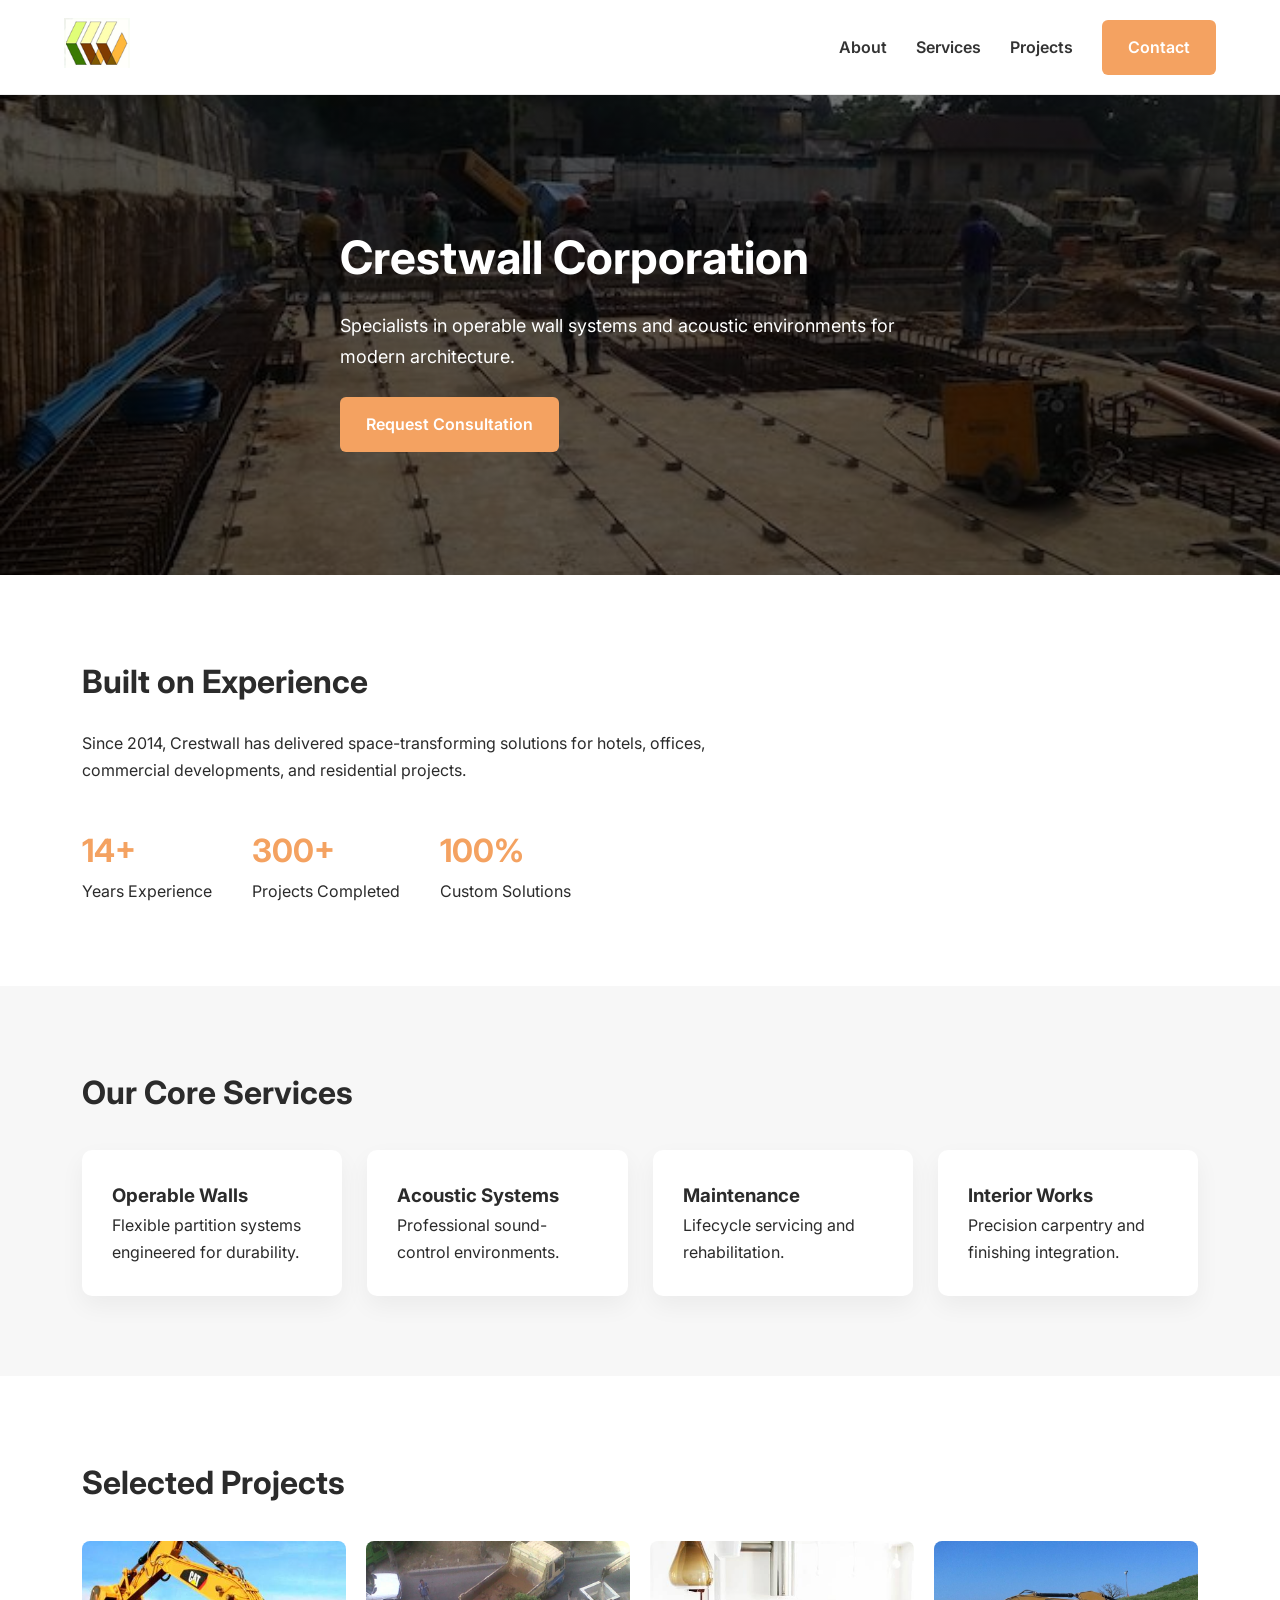
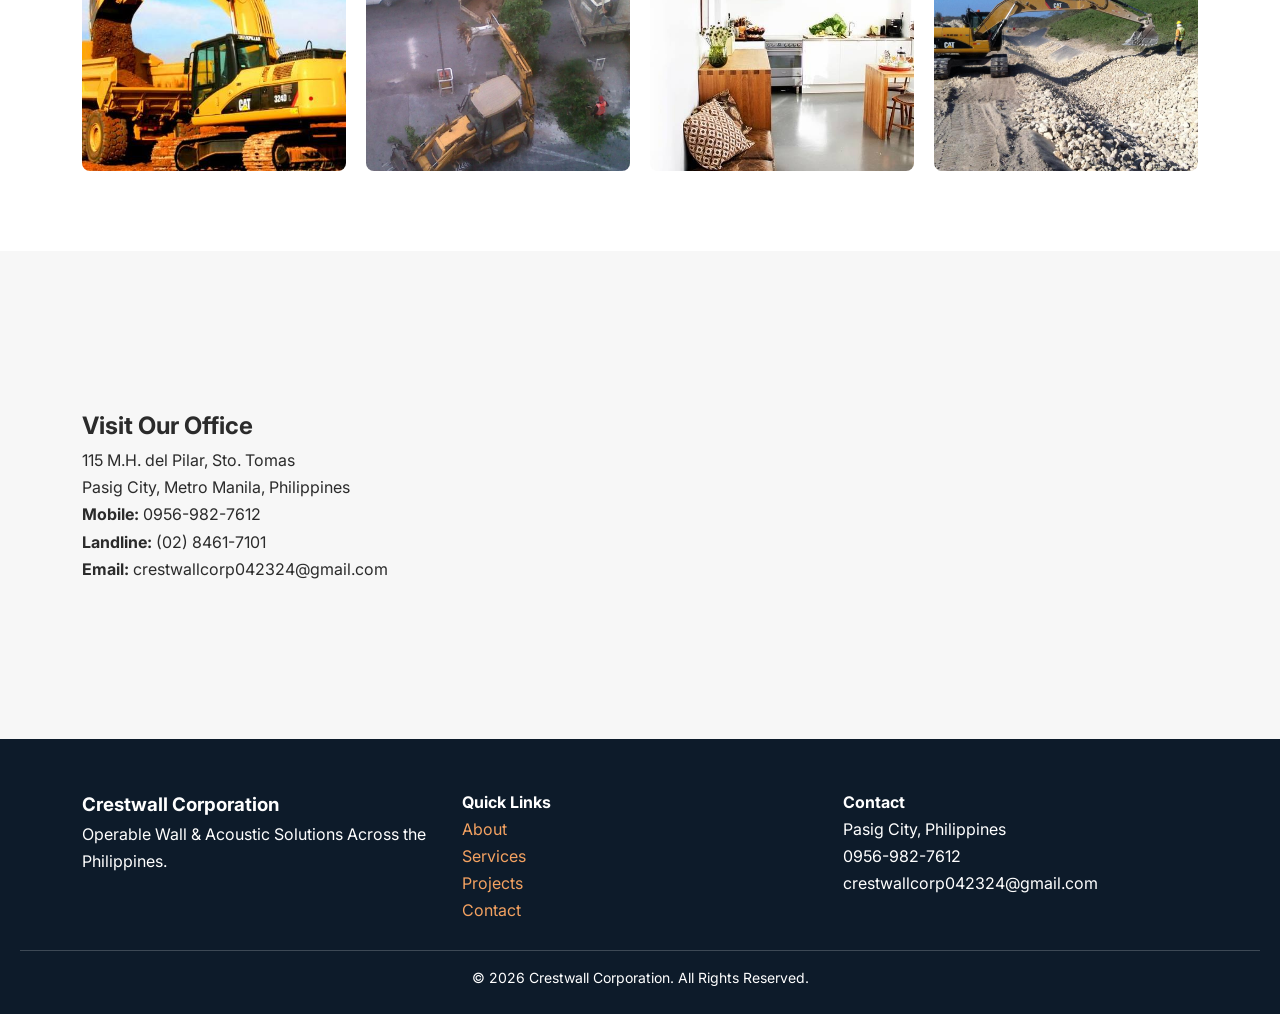
<file: index.html>
<!DOCTYPE html>
<html lang="en">
<head>
  <meta charset="UTF-8">
  <title>Crestwall Corporation | Operable Wall & Acoustic Solutions</title>
  <meta name="viewport" content="width=device-width, initial-scale=1.0">

  <link href="https://fonts.googleapis.com/css2?family=Inter:wght@300;400;600;700&display=swap" rel="stylesheet">
  <link rel="stylesheet" href="css/style.css">
</head>

<body>

<header>
  <div class="container nav">
    <a href="index.html"><img src="images/logo.png" class="logo"></a>
    <nav>
      <a href="about.html">About</a>
      <a href="services.html">Services</a>
      <a href="projects.html">Projects</a>
      <a href="contact.html" class="btn">Contact</a>
    </nav>
  </div>
</header>

<section class="hero">
  <div class="container hero-content">
    <h1>Crestwall Corporation</h1>
    <p>Specialists in operable wall systems and acoustic environments for modern architecture.</p>
    <a href="contact.html" class="btn">Request Consultation</a>
  </div>
</section>

<section class="section">
  <div class="container">
    <h2 class="section-title">Built on Experience</h2>
    <p class="section-sub">
      Since 2014, Crestwall has delivered space-transforming solutions for hotels,
      offices, commercial developments, and residential projects.
    </p>

    <div class="stats">
      <div class="stat"><h3>14+</h3><p>Years Experience</p></div>
      <div class="stat"><h3>300+</h3><p>Projects Completed</p></div>
      <div class="stat"><h3>100%</h3><p>Custom Solutions</p></div>
    </div>
  </div>
</section>

<section class="section gray">
  <div class="container">
    <h2 class="section-title">Our Core Services</h2>

    <div class="grid">
      <div class="card"><h3>Operable Walls</h3><p>Flexible partition systems engineered for durability.</p></div>
      <div class="card"><h3>Acoustic Systems</h3><p>Professional sound-control environments.</p></div>
      <div class="card"><h3>Maintenance</h3><p>Lifecycle servicing and rehabilitation.</p></div>
      <div class="card"><h3>Interior Works</h3><p>Precision carpentry and finishing integration.</p></div>
    </div>
  </div>
</section>

<section class="section">
  <div class="container">
    <h2 class="section-title">Selected Projects</h2>

    <div class="gallery">
      <img src="images/projects/project1.jpg">
      <img src="images/projects/project2.jpg">
      <img src="images/projects/project3.jpg">
      <img src="images/projects/project4.jpg">
    </div>
  </div>
</section>

<!-- CONTACT + MAP SECTION -->
<section class="section gray">
  <div class="container contact-block">

    <div class="contact-info">
      <h2>Visit Our Office</h2>
      <p>
        115 M.H. del Pilar, Sto. Tomas<br>
        Pasig City, Metro Manila, Philippines
      </p>

      <p>
        <strong>Mobile:</strong> 0956-982-7612<br>
        <strong>Landline:</strong> (02) 8461-7101<br>
        <strong>Email:</strong> crestwallcorp042324@gmail.com
      </p>
    </div>

    <div class="map">
      <iframe
        src="https://www.google.com/maps?q=115+M.H.+del+Pilar+Pasig&output=embed"
        width="100%"
        height="320"
        style="border:0;border-radius:10px;"
        loading="lazy">
      </iframe>
    </div>

  </div>
</section>

<footer class="footer">
  <div class="container footer-grid">

    <div>
      <h3>Crestwall Corporation</h3>
      <p>Operable Wall & Acoustic Solutions Across the Philippines.</p>
    </div>

    <div>
      <h4>Quick Links</h4>
      <p><a href="about.html">About</a></p>
      <p><a href="services.html">Services</a></p>
      <p><a href="projects.html">Projects</a></p>
      <p><a href="contact.html">Contact</a></p>
    </div>

    <div>
      <h4>Contact</h4>
      <p>Pasig City, Philippines</p>
      <p>0956-982-7612</p>
      <p>crestwallcorp042324@gmail.com</p>
    </div>

  </div>

  <div class="footer-bottom">
    <p>© 2026 Crestwall Corporation. All Rights Reserved.</p>
  </div>
</footer>

</body>
</html>
</file>
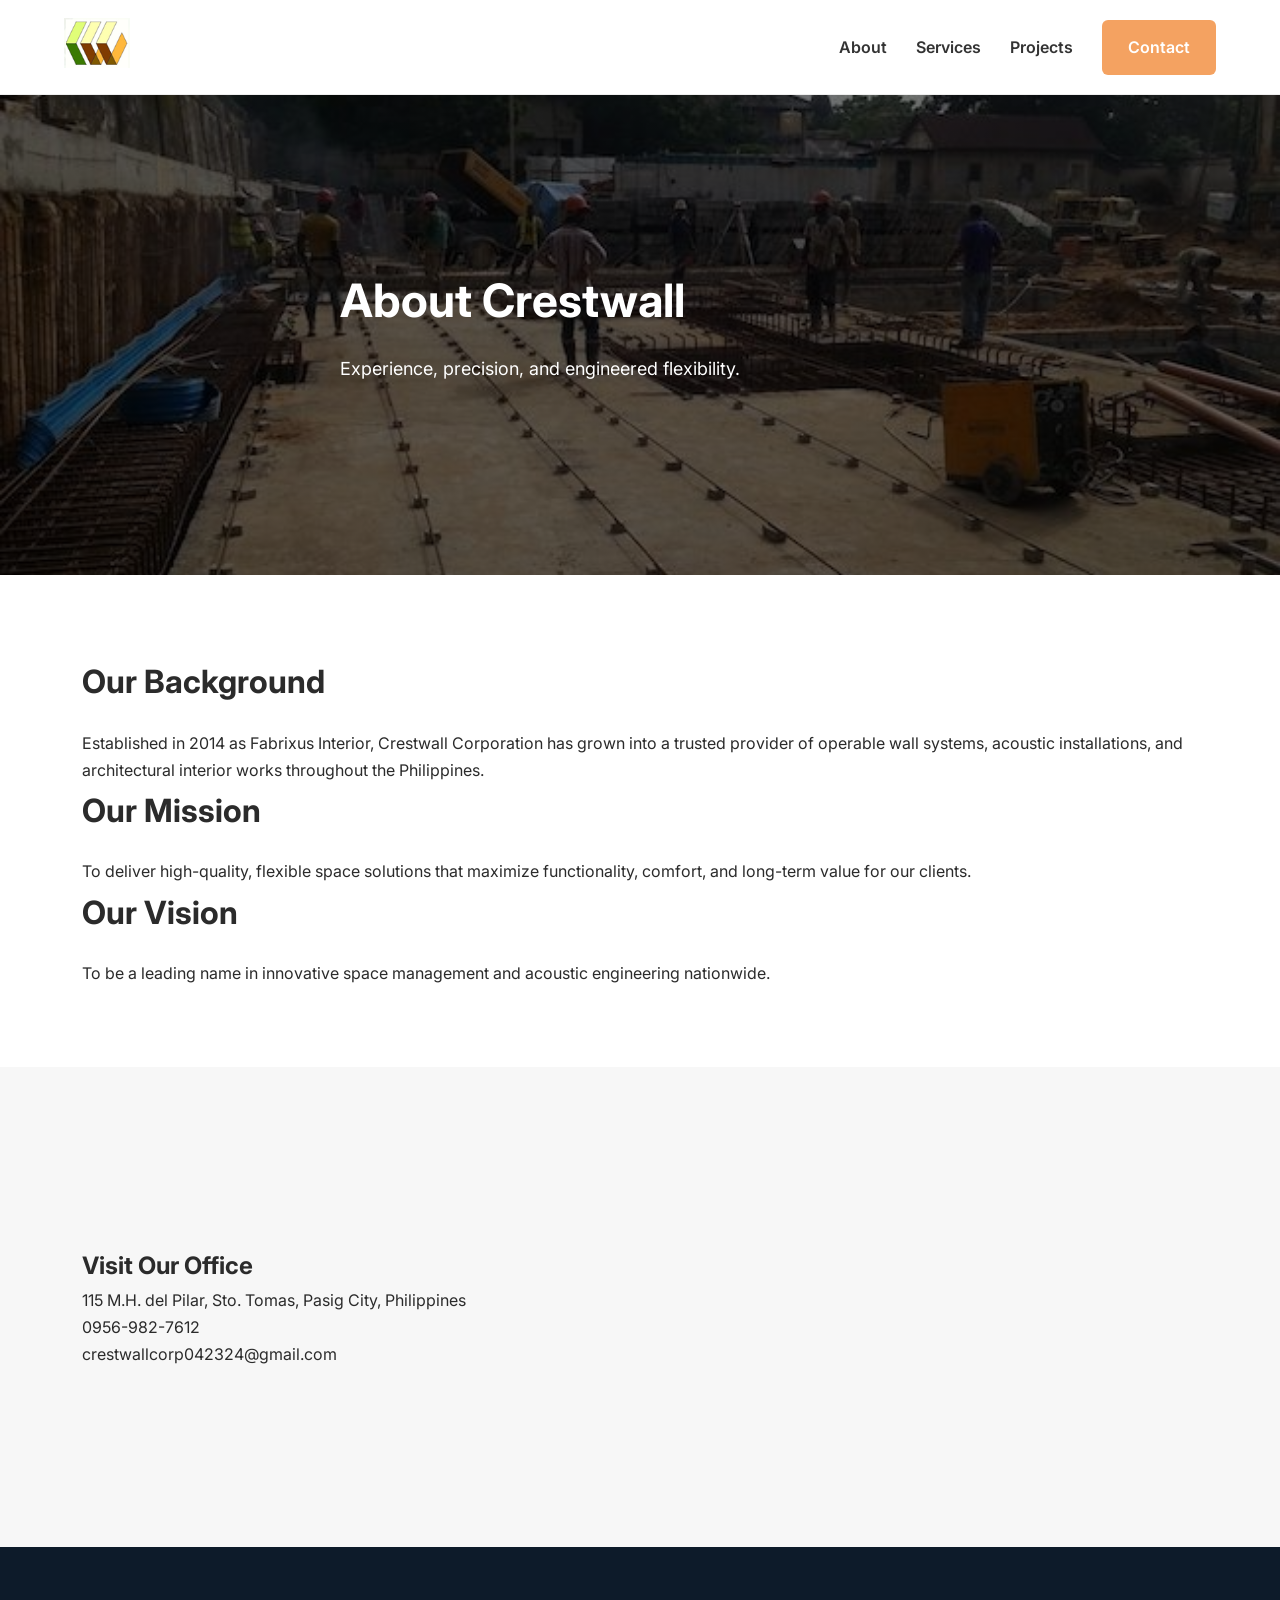
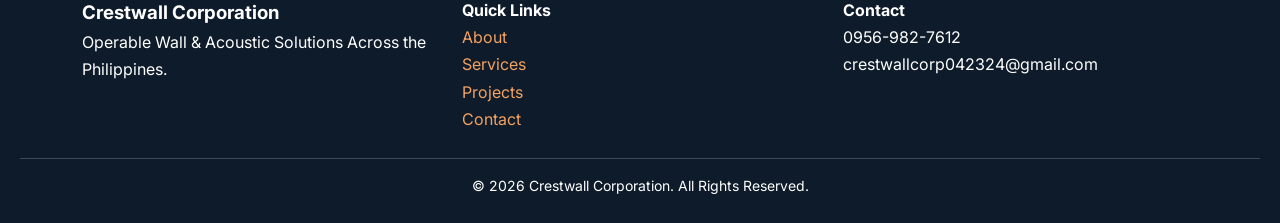
<file: about.html>
<!DOCTYPE html>
<html lang="en">
<head>
  <meta charset="UTF-8">
  <title>About | Crestwall Corporation</title>
  <meta name="viewport" content="width=device-width, initial-scale=1.0">

  <link href="https://fonts.googleapis.com/css2?family=Inter:wght@300;400;600;700&display=swap" rel="stylesheet">
  <link rel="stylesheet" href="css/style.css">
</head>

<body>

<header>
  <div class="container nav">
    <a href="index.html"><img src="images/logo.png" class="logo"></a>
    <nav>
      <a href="about.html">About</a>
      <a href="services.html">Services</a>
      <a href="projects.html">Projects</a>
      <a href="contact.html" class="btn">Contact</a>
    </nav>
  </div>
</header>

<section class="hero">
  <div class="container hero-content">
    <h1>About Crestwall</h1>
    <p>Experience, precision, and engineered flexibility.</p>
  </div>
</section>

<section class="section">
  <div class="container">
    <h2 class="section-title">Our Background</h2>
    <p>
      Established in 2014 as Fabrixus Interior, Crestwall Corporation has grown into a trusted
      provider of operable wall systems, acoustic installations, and architectural interior works
      throughout the Philippines.
    </p>

    <h2 class="section-title">Our Mission</h2>
    <p>
      To deliver high-quality, flexible space solutions that maximize functionality, comfort,
      and long-term value for our clients.
    </p>

    <h2 class="section-title">Our Vision</h2>
    <p>
      To be a leading name in innovative space management and acoustic engineering nationwide.
    </p>
  </div>
</section>

<!-- Shared Contact + Map -->
<section class="section gray">
  <div class="container contact-block">
    <div>
      <h2>Visit Our Office</h2>
      <p>115 M.H. del Pilar, Sto. Tomas, Pasig City, Philippines</p>
      <p>0956-982-7612<br>crestwallcorp042324@gmail.com</p>
    </div>

    <iframe
      src="https://www.google.com/maps?q=115+M.H.+del+Pilar+Pasig&output=embed"
      width="100%" height="320"
      style="border:0;border-radius:10px;" loading="lazy">
    </iframe>
  </div>
</section>

<footer class="footer">
  <div class="container footer-grid">
    <div>
      <h3>Crestwall Corporation</h3>
      <p>Operable Wall & Acoustic Solutions Across the Philippines.</p>
    </div>

    <div>
      <h4>Quick Links</h4>
      <p><a href="about.html">About</a></p>
      <p><a href="services.html">Services</a></p>
      <p><a href="projects.html">Projects</a></p>
      <p><a href="contact.html">Contact</a></p>
    </div>

    <div>
      <h4>Contact</h4>
      <p>0956-982-7612</p>
      <p>crestwallcorp042324@gmail.com</p>
    </div>
  </div>

  <div class="footer-bottom">
    © 2026 Crestwall Corporation. All Rights Reserved.
  </div>
</footer>

</body>
</html>
</file>
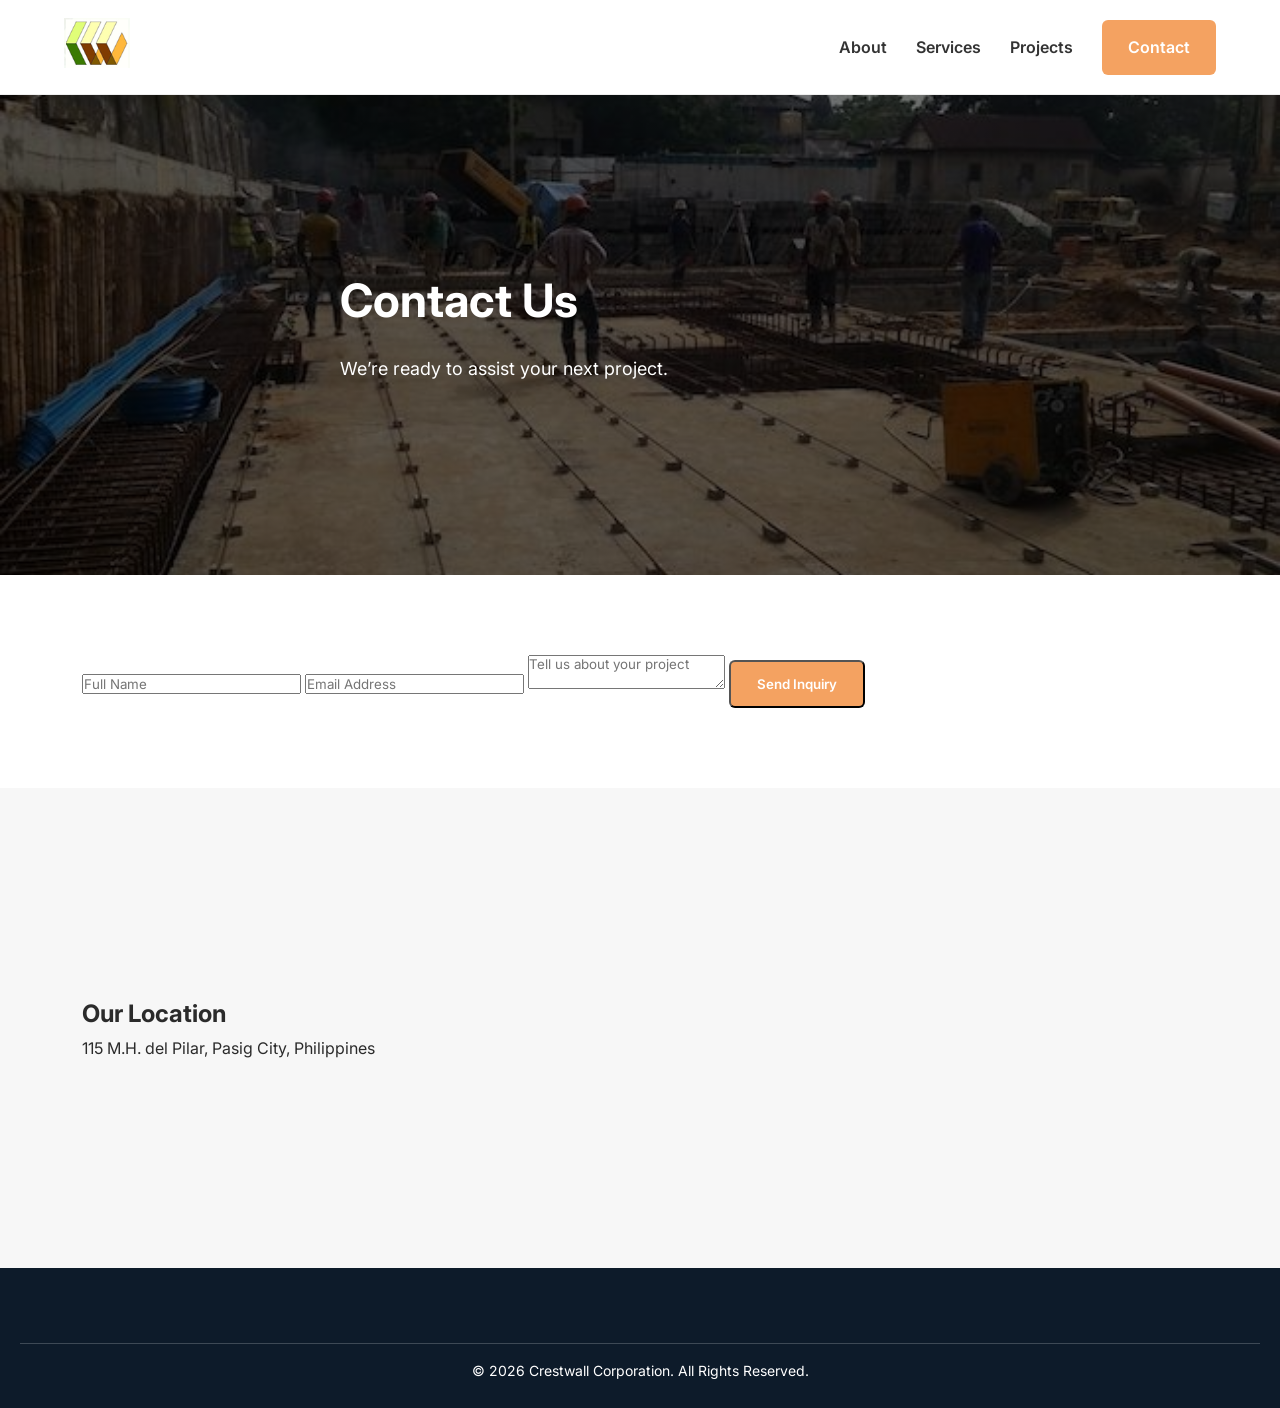
<file: contact.html>
<!DOCTYPE html>
<html lang="en">
<head>
  <meta charset="UTF-8">
  <title>Contact | Crestwall Corporation</title>
  <meta name="viewport" content="width=device-width, initial-scale=1.0">

  <link href="https://fonts.googleapis.com/css2?family=Inter:wght@300;400;600;700&display=swap" rel="stylesheet">
  <link rel="stylesheet" href="css/style.css">
</head>

<body>

<header>
  <div class="container nav">
    <a href="index.html"><img src="images/logo.png" class="logo"></a>
    <nav>
      <a href="about.html">About</a>
      <a href="services.html">Services</a>
      <a href="projects.html">Projects</a>
      <a href="contact.html" class="btn">Contact</a>
    </nav>
  </div>
</header>

<section class="hero">
  <div class="container hero-content">
    <h1>Contact Us</h1>
    <p>We’re ready to assist your next project.</p>
  </div>
</section>

<section class="section">
  <div class="container">

    <form action="https://formspree.io/f/mbdaqpww" method="POST">
      <input type="text" name="name" placeholder="Full Name" required>
      <input type="email" name="email" placeholder="Email Address" required>
      <textarea name="message" placeholder="Tell us about your project"></textarea>
      <button type="submit" class="btn">Send Inquiry</button>
    </form>

  </div>
</section>

<section class="section gray">
  <div class="container contact-block">
    <div>
      <h2>Our Location</h2>
      <p>115 M.H. del Pilar, Pasig City, Philippines</p>
    </div>

    <iframe
      src="https://www.google.com/maps?q=115+M.H.+del+Pilar+Pasig&output=embed"
      width="100%" height="320"
      style="border:0;border-radius:10px;">
    </iframe>
  </div>
</section>

<footer class="footer">
  <div class="footer-bottom">
    © 2026 Crestwall Corporation. All Rights Reserved.
  </div>
</footer>

</body>
</html>
</file>
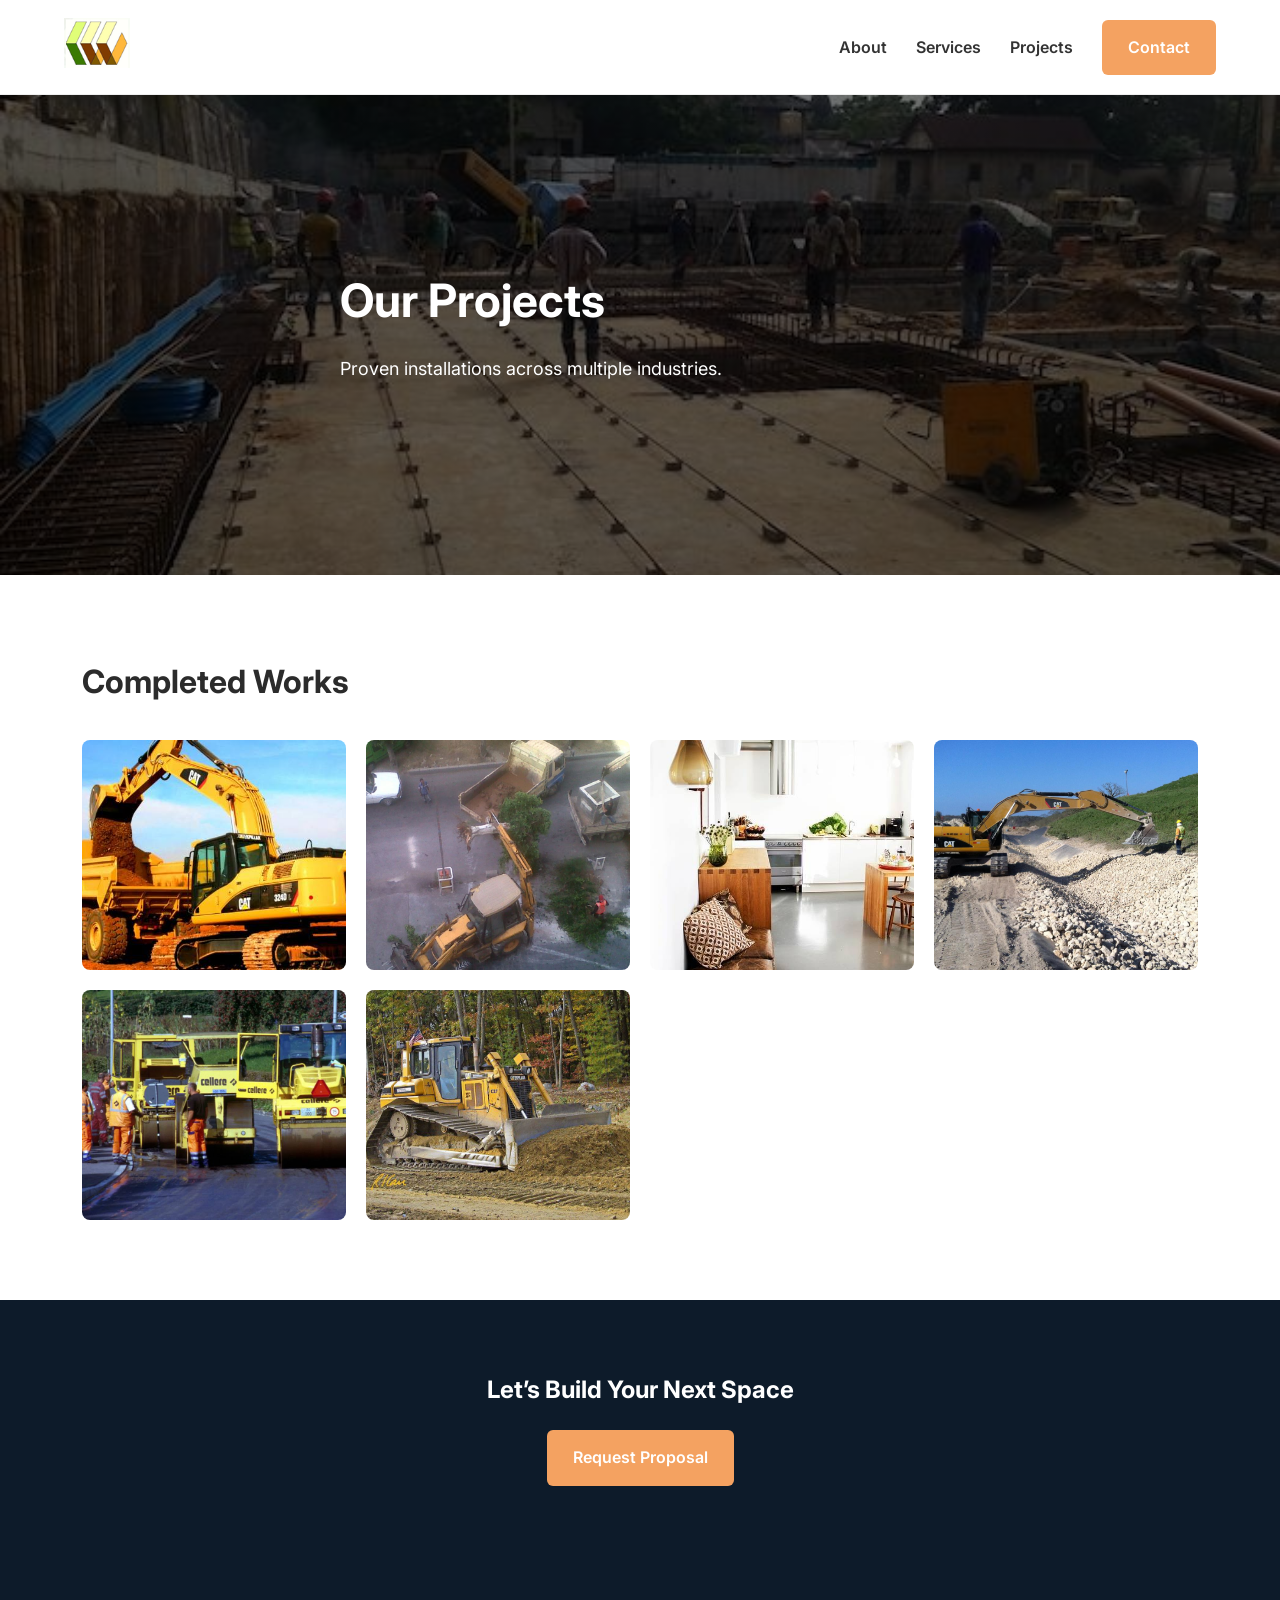
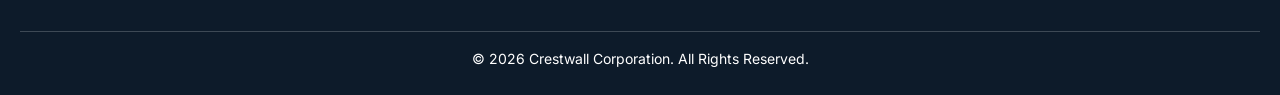
<file: projects.html>
<!DOCTYPE html>
<html lang="en">
<head>
  <meta charset="UTF-8">
  <title>Projects | Crestwall Corporation</title>
  <meta name="viewport" content="width=device-width, initial-scale=1.0">

  <link href="https://fonts.googleapis.com/css2?family=Inter:wght@300;400;600;700&display=swap" rel="stylesheet">
  <link rel="stylesheet" href="css/style.css">
</head>

<body>

<header>
  <div class="container nav">
    <a href="index.html"><img src="images/logo.png" class="logo"></a>
    <nav>
      <a href="about.html">About</a>
      <a href="services.html">Services</a>
      <a href="projects.html">Projects</a>
      <a href="contact.html" class="btn">Contact</a>
    </nav>
  </div>
</header>

<section class="hero">
  <div class="container hero-content">
    <h1>Our Projects</h1>
    <p>Proven installations across multiple industries.</p>
  </div>
</section>

<section class="section">
  <div class="container">
    <h2 class="section-title">Completed Works</h2>

    <div class="gallery">
      <img src="images/projects/project1.jpg">
      <img src="images/projects/project2.jpg">
      <img src="images/projects/project3.jpg">
      <img src="images/projects/project4.jpg">
      <img src="images/projects/project5.jpg">
      <img src="images/projects/project6.jpg">
    </div>
  </div>
</section>

<section class="cta">
  <h2>Let’s Build Your Next Space</h2>
  <a href="contact.html" class="btn">Request Proposal</a>
</section>

<footer class="footer">
  <div class="footer-bottom">
    © 2026 Crestwall Corporation. All Rights Reserved.
  </div>
</footer>

</body>
</html>
</file>
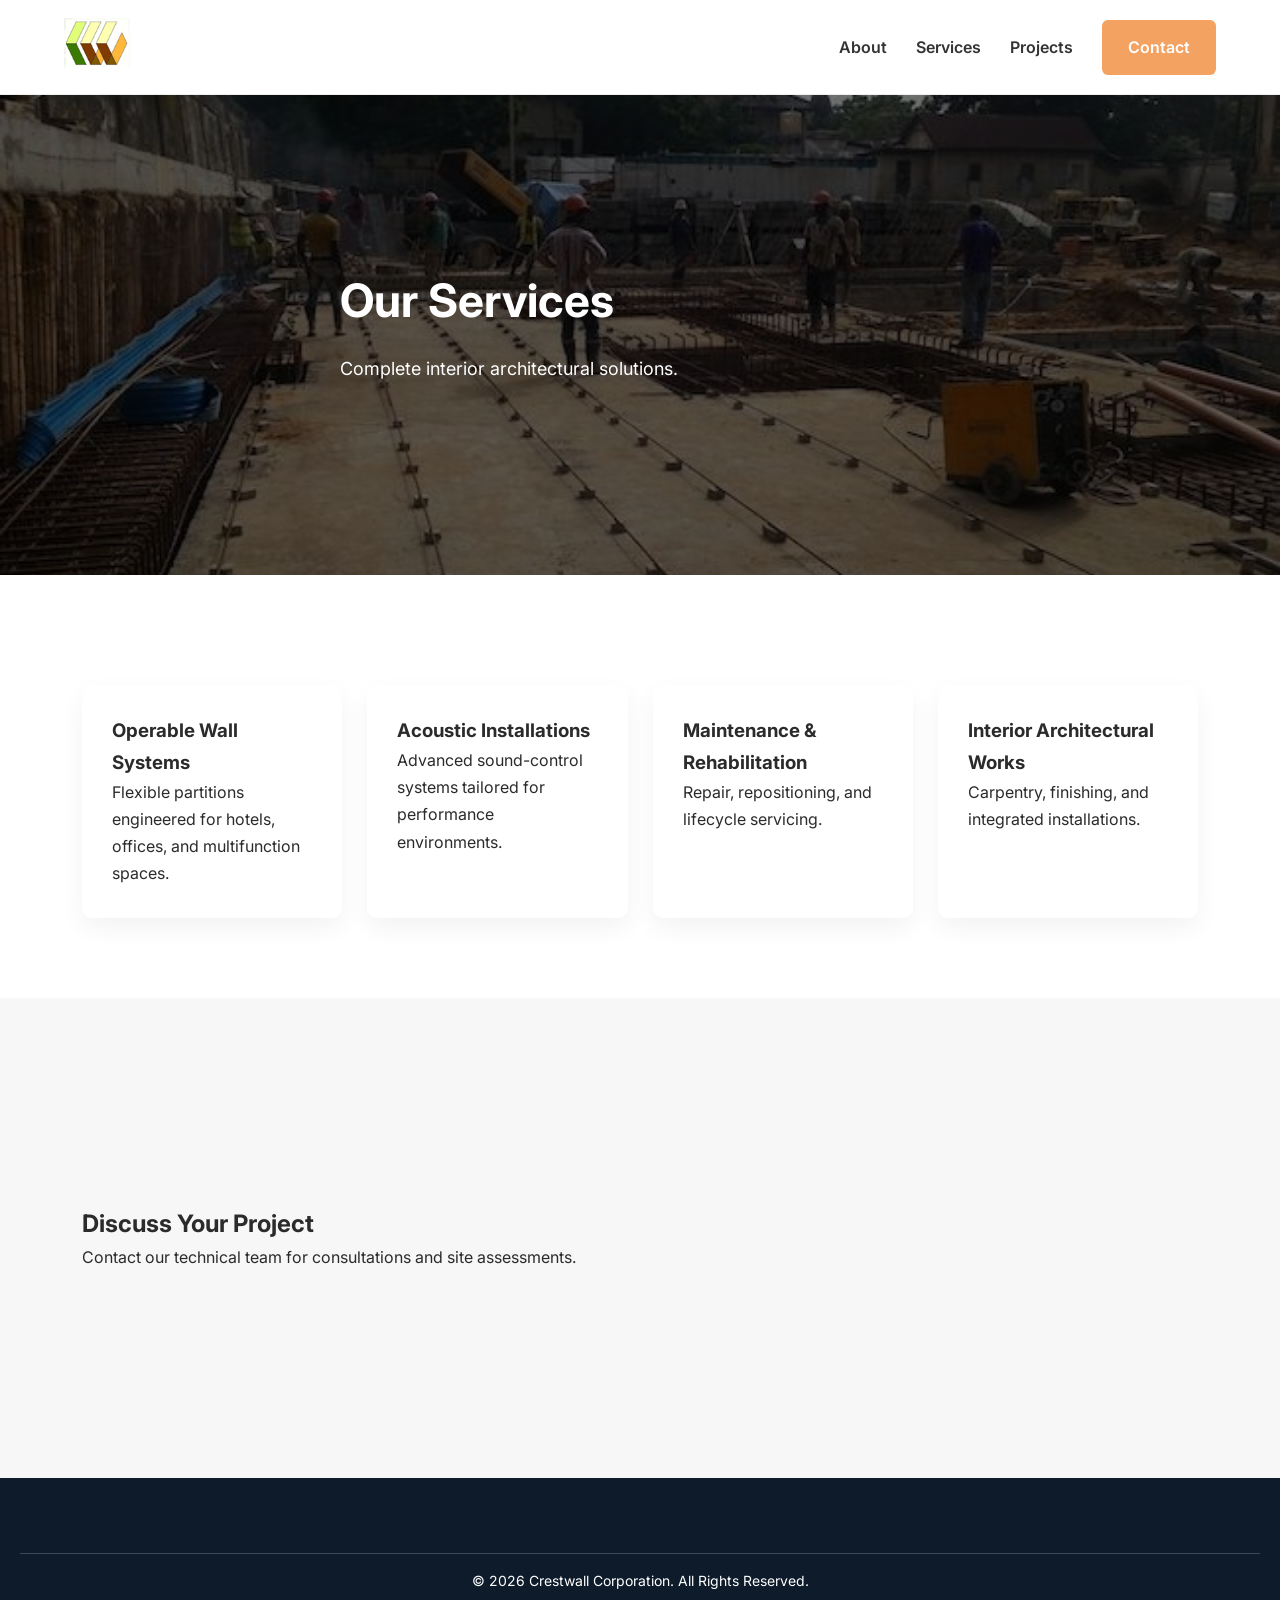
<file: services.html>
<!DOCTYPE html>
<html lang="en">
<head>
  <meta charset="UTF-8">
  <title>Services | Crestwall Corporation</title>
  <meta name="viewport" content="width=device-width, initial-scale=1.0">

  <link href="https://fonts.googleapis.com/css2?family=Inter:wght@300;400;600;700&display=swap" rel="stylesheet">
  <link rel="stylesheet" href="css/style.css">
</head>

<body>

<header>
  <div class="container nav">
    <a href="index.html"><img src="images/logo.png" class="logo"></a>
    <nav>
      <a href="about.html">About</a>
      <a href="services.html">Services</a>
      <a href="projects.html">Projects</a>
      <a href="contact.html" class="btn">Contact</a>
    </nav>
  </div>
</header>

<section class="hero">
  <div class="container hero-content">
    <h1>Our Services</h1>
    <p>Complete interior architectural solutions.</p>
  </div>
</section>

<section class="section">
  <div class="container grid">

    <div class="card">
      <h3>Operable Wall Systems</h3>
      <p>Flexible partitions engineered for hotels, offices, and multifunction spaces.</p>
    </div>

    <div class="card">
      <h3>Acoustic Installations</h3>
      <p>Advanced sound-control systems tailored for performance environments.</p>
    </div>

    <div class="card">
      <h3>Maintenance & Rehabilitation</h3>
      <p>Repair, repositioning, and lifecycle servicing.</p>
    </div>

    <div class="card">
      <h3>Interior Architectural Works</h3>
      <p>Carpentry, finishing, and integrated installations.</p>
    </div>

  </div>
</section>

<!-- Shared Contact Section -->
<section class="section gray">
  <div class="container contact-block">
    <div>
      <h2>Discuss Your Project</h2>
      <p>Contact our technical team for consultations and site assessments.</p>
    </div>

    <iframe
      src="https://www.google.com/maps?q=115+M.H.+del+Pilar+Pasig&output=embed"
      width="100%" height="320"
      style="border:0;border-radius:10px;">
    </iframe>
  </div>
</section>

<footer class="footer">
  <div class="footer-bottom">
    © 2026 Crestwall Corporation. All Rights Reserved.
  </div>
</footer>

</body>
</html>
</file>
<file: css/style.css>
/* ===== GLOBAL RESET ===== */

* {
  margin: 0;
  padding: 0;
  box-sizing: border-box;
  font-family: 'Inter', sans-serif;
  }

body {
color: #2b2b2b;
line-height: 1.7;
background: #ffffff;
}

/* ===== LAYOUT ===== */
.container {
width: 90%;
max-width: 1200px;
margin: auto;
}

/* ===== HEADER ===== */
header {
background: #ffffff;
border-bottom: 1px solid #eee;
position: sticky;
top: 0;
z-index: 1000;
}

.nav {
display: flex;
justify-content: space-between;
align-items: center;
padding: 18px 0;
}

.logo {
height: 50px;
}

nav a {
margin-left: 25px;
text-decoration: none;
color: #333;
font-weight: 600;
transition: .3s;
}

nav a:hover {
color: #f4a261;
}

/* ===== HERO ===== */
.hero {
height: 480px;
background: linear-gradient(rgba(0,0,0,.55), rgba(0,0,0,.55)),
url('../images/banner.jpg') center/cover no-repeat;
display: flex;
align-items: center;
}

.hero-content {
color: white;
max-width: 600px;
}

.hero h1 {
font-size: 46px;
margin-bottom: 15px;
}

.hero p {
font-size: 18px;
margin-bottom: 25px;
}

/* ===== BUTTON ===== */
.btn {
background: #f4a261;
color: white;
padding: 14px 26px;
border-radius: 6px;
text-decoration: none;
font-weight: 600;
display: inline-block;
transition: .3s;
}

.btn:hover {
background: #e07a3f;
}

/* ===== SECTIONS ===== */
.section {
padding: 80px 20px;
}

.gray {
background: #f7f7f7;
}

.section-title {
font-size: 32px;
margin-bottom: 20px;
}

.section-sub {
max-width: 700px;
margin-bottom: 40px;
}

/* ===== STATS ===== */
.stats {
display: flex;
gap: 40px;
margin-top: 30px;
}

.stat h3 {
font-size: 32px;
color: #f4a261;
}

/* ===== GRID ===== */
.grid {
display: grid;
grid-template-columns: repeat(auto-fit,minmax(260px,1fr));
gap: 25px;
margin-top: 30px;
}

.card {
background: white;
padding: 30px;
border-radius: 10px;
box-shadow: 0 10px 25px rgba(0,0,0,0.05);
transition: .3s;
}

.card:hover {
transform: translateY(-8px);
}

/* ===== GALLERY ===== */
.gallery {
display: grid;
grid-template-columns: repeat(auto-fit,minmax(250px,1fr));
gap: 20px;
margin-top: 30px;
}

.gallery img {
width: 100%;
height: 230px;
object-fit: cover;
border-radius: 8px;
transition: .3s;
}

.gallery img:hover {
transform: scale(1.05);
}

/* ===== CONTACT BLOCK ===== */
.contact-block {
display: grid;
grid-template-columns: 1fr 1fr;
gap: 40px;
align-items: center;
}

/* ===== CTA ===== */
.cta {
background: #0d1b2a;
color: white;
text-align: center;
padding: 70px 20px;
}

.cta h2 {
margin-bottom: 20px;
}

/* ===== FOOTER ===== */
.footer {
background: #0d1b2a;
color: white;
padding: 50px 20px 25px;
}

.footer-grid {
display: grid;
grid-template-columns: repeat(auto-fit,minmax(220px,1fr));
gap: 25px;
}

.footer a {
color: #f4a261;
text-decoration: none;
}

.footer-bottom {
text-align: center;
margin-top: 25px;
border-top: 1px solid rgba(255,255,255,.2);
padding-top: 15px;
font-size: 14px;
}

/* ===== MOBILE ===== */
@media(max-width:768px){
.stats { flex-direction: column; }
.contact-block { grid-template-columns:1fr; }
.hero h1 { font-size: 32px; }
}
</file>
